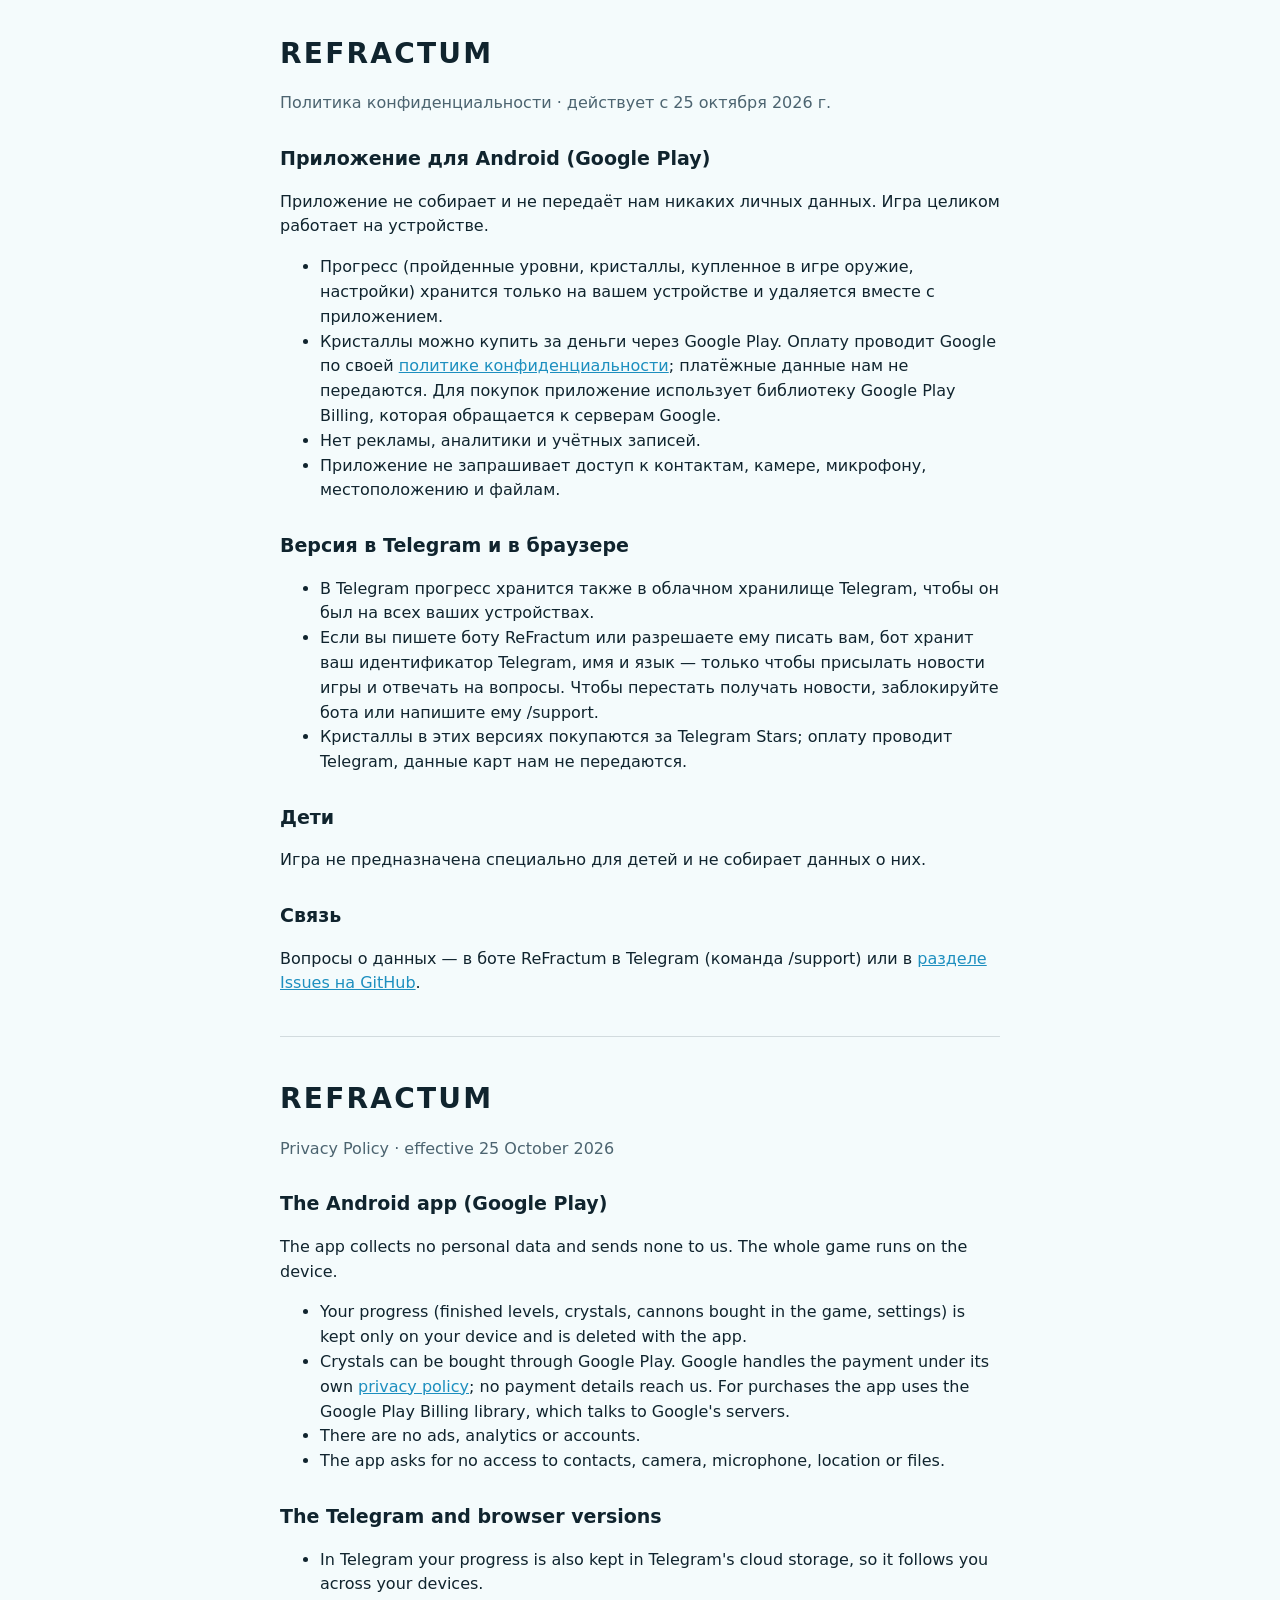
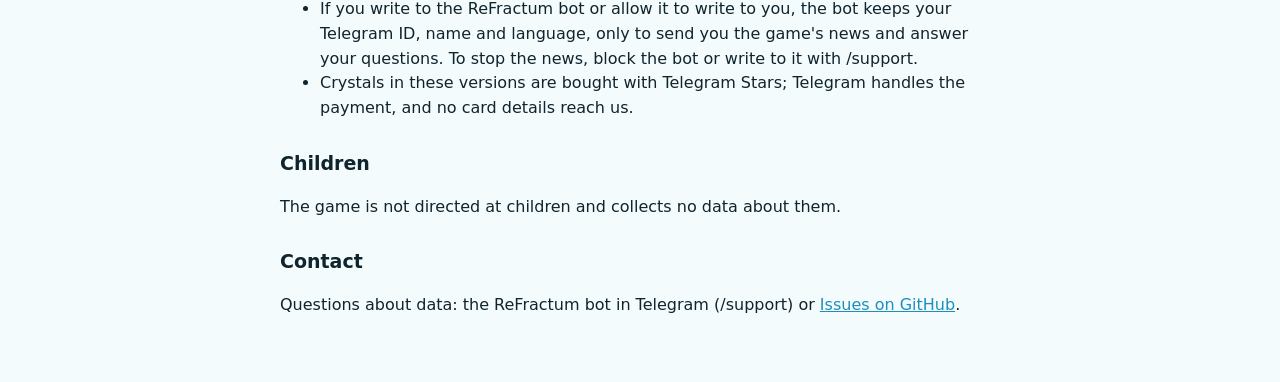
<file: privacy.html>
<!doctype html>
<html lang="ru">
<head>
<meta charset="utf-8">
<meta name="viewport" content="width=device-width, initial-scale=1">
<title>ReFractum · Privacy Policy</title>
<style>
  :root { color-scheme: light dark; --bg: #f4fbfc; --fg: #10242e; --muted: #4c6470; --rule: rgba(16, 36, 46, 0.15); }
  @media (prefers-color-scheme: dark) { :root { --bg: #0b1520; --fg: #e6f2f6; --muted: #9db3bd; --rule: rgba(230, 242, 246, 0.15); } }
  body { margin: 0; background: var(--bg); color: var(--fg); font: 16px/1.55 system-ui, -apple-system, "Segoe UI", Roboto, sans-serif; }
  main { max-width: 720px; margin: 0 auto; padding: 32px 16px 48px; }
  h1 { font-size: 28px; letter-spacing: 0.08em; margin: 0 0 4px; }
  h2 { font-size: 19px; margin: 28px 0 8px; }
  p, li { color: var(--fg); } .muted { color: var(--muted); }
  hr { border: 0; border-top: 1px solid var(--rule); margin: 40px 0; }
  a { color: #1d8fbf; }
</style>
</head>
<body>
<main>
  <h1>REFRACTUM</h1>
  <p class="muted">Политика конфиденциальности · действует с 25 октября 2026 г.</p>

  <h2>Приложение для Android (Google Play)</h2>
  <p>Приложение не собирает и не передаёт нам никаких личных данных. Игра целиком работает на устройстве.</p>
  <ul>
    <li>Прогресс (пройденные уровни, кристаллы, купленное в игре оружие, настройки) хранится только на вашем устройстве и удаляется вместе с приложением.</li>
    <li>Кристаллы можно купить за деньги через Google Play. Оплату проводит Google по своей <a href="https://policies.google.com/privacy">политике конфиденциальности</a>; платёжные данные нам не передаются. Для покупок приложение использует библиотеку Google Play Billing, которая обращается к серверам Google.</li>
    <li>Нет рекламы, аналитики и учётных записей.</li>
    <li>Приложение не запрашивает доступ к контактам, камере, микрофону, местоположению и файлам.</li>
  </ul>

  <h2>Версия в Telegram и в браузере</h2>
  <ul>
    <li>В Telegram прогресс хранится также в облачном хранилище Telegram, чтобы он был на всех ваших устройствах.</li>
    <li>Если вы пишете боту ReFractum или разрешаете ему писать вам, бот хранит ваш идентификатор Telegram, имя и язык — только чтобы присылать новости игры и отвечать на вопросы. Чтобы перестать получать новости, заблокируйте бота или напишите ему /support.</li>
    <li>Кристаллы в этих версиях покупаются за Telegram Stars; оплату проводит Telegram, данные карт нам не передаются.</li>
  </ul>

  <h2>Дети</h2>
  <p>Игра не предназначена специально для детей и не собирает данных о них.</p>

  <h2>Связь</h2>
  <p>Вопросы о данных — в боте ReFractum в Telegram (команда /support) или в <a href="https://github.com/alexandercbgm/limbus/issues">разделе Issues на GitHub</a>.</p>

  <hr>

  <h1 lang="en">REFRACTUM</h1>
  <p class="muted" lang="en">Privacy Policy · effective 25 October 2026</p>
  <div lang="en">
  <h2>The Android app (Google Play)</h2>
  <p>The app collects no personal data and sends none to us. The whole game runs on the device.</p>
  <ul>
    <li>Your progress (finished levels, crystals, cannons bought in the game, settings) is kept only on your device and is deleted with the app.</li>
    <li>Crystals can be bought through Google Play. Google handles the payment under its own <a href="https://policies.google.com/privacy">privacy policy</a>; no payment details reach us. For purchases the app uses the Google Play Billing library, which talks to Google's servers.</li>
    <li>There are no ads, analytics or accounts.</li>
    <li>The app asks for no access to contacts, camera, microphone, location or files.</li>
  </ul>

  <h2>The Telegram and browser versions</h2>
  <ul>
    <li>In Telegram your progress is also kept in Telegram's cloud storage, so it follows you across your devices.</li>
    <li>If you write to the ReFractum bot or allow it to write to you, the bot keeps your Telegram ID, name and language, only to send you the game's news and answer your questions. To stop the news, block the bot or write to it with /support.</li>
    <li>Crystals in these versions are bought with Telegram Stars; Telegram handles the payment, and no card details reach us.</li>
  </ul>

  <h2>Children</h2>
  <p>The game is not directed at children and collects no data about them.</p>

  <h2>Contact</h2>
  <p>Questions about data: the ReFractum bot in Telegram (/support) or <a href="https://github.com/alexandercbgm/limbus/issues">Issues on GitHub</a>.</p>
  </div>
</main>
</body>
</html>
</file>
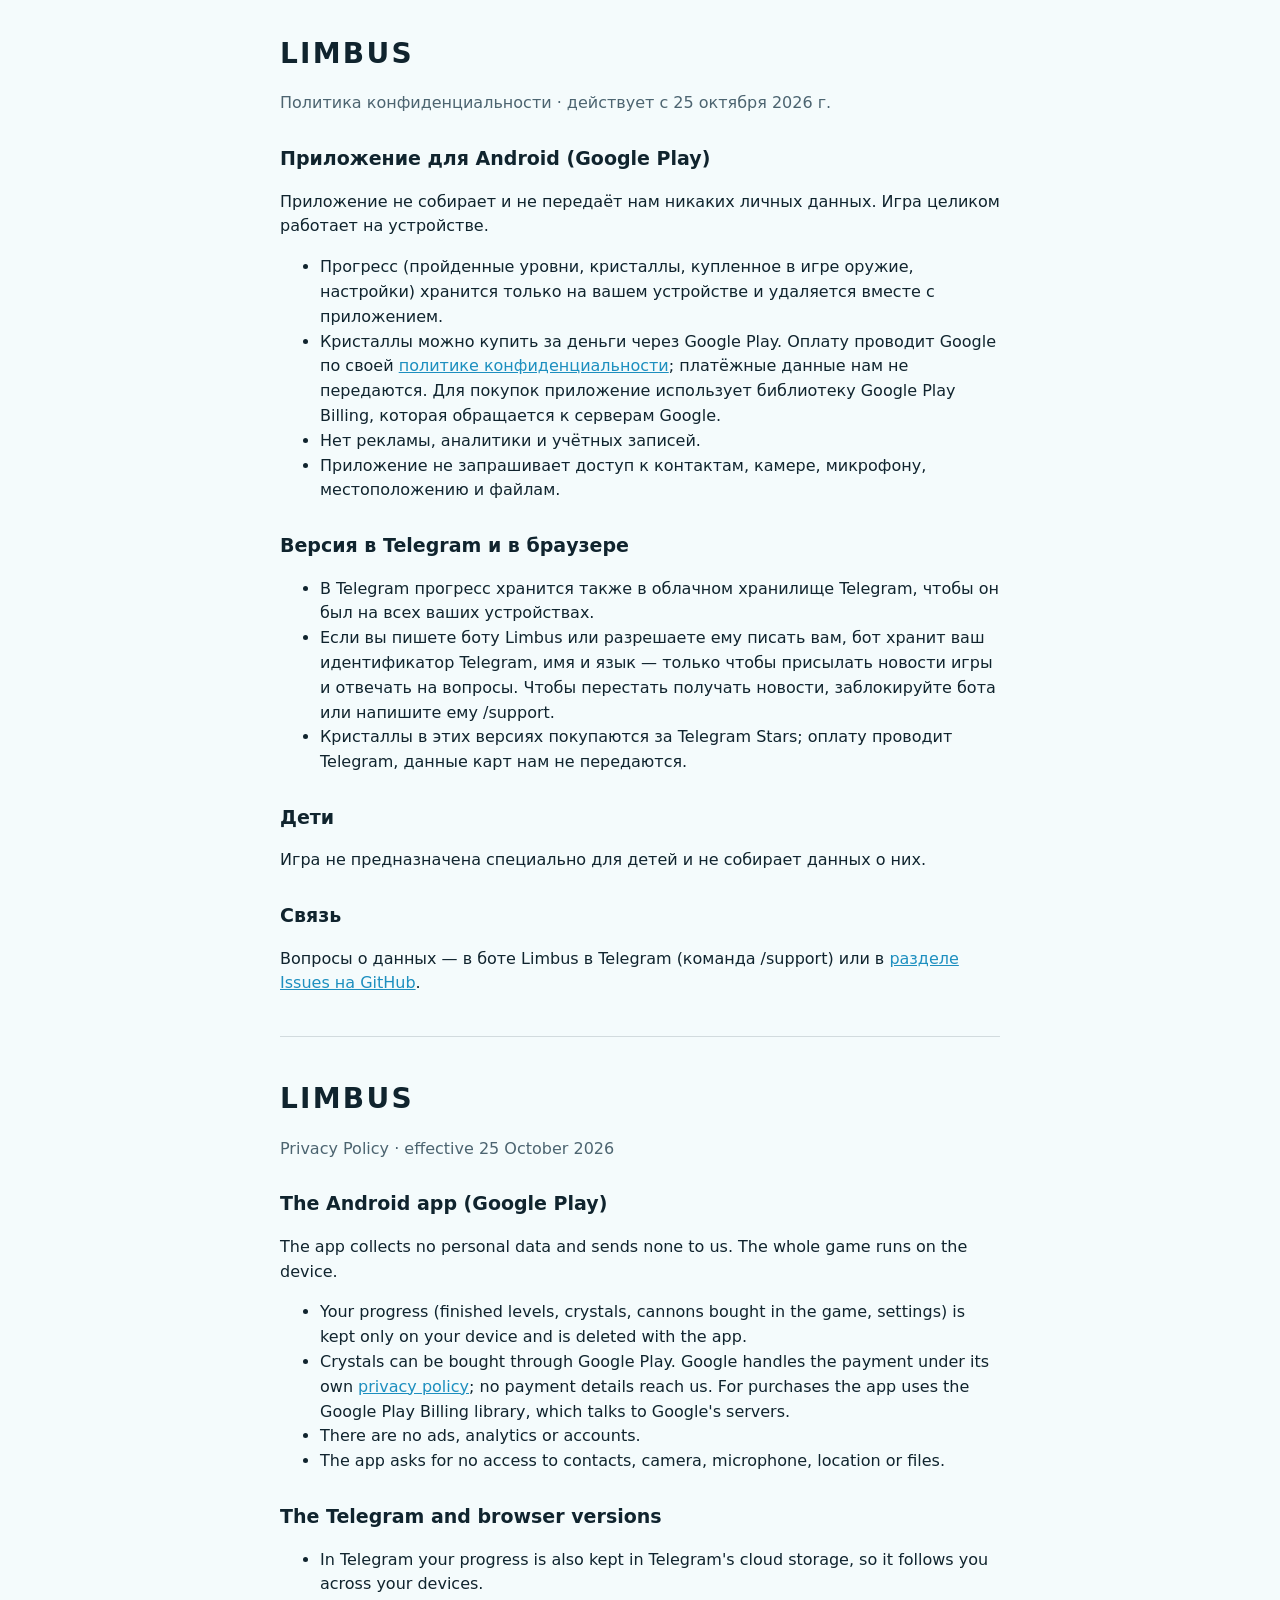
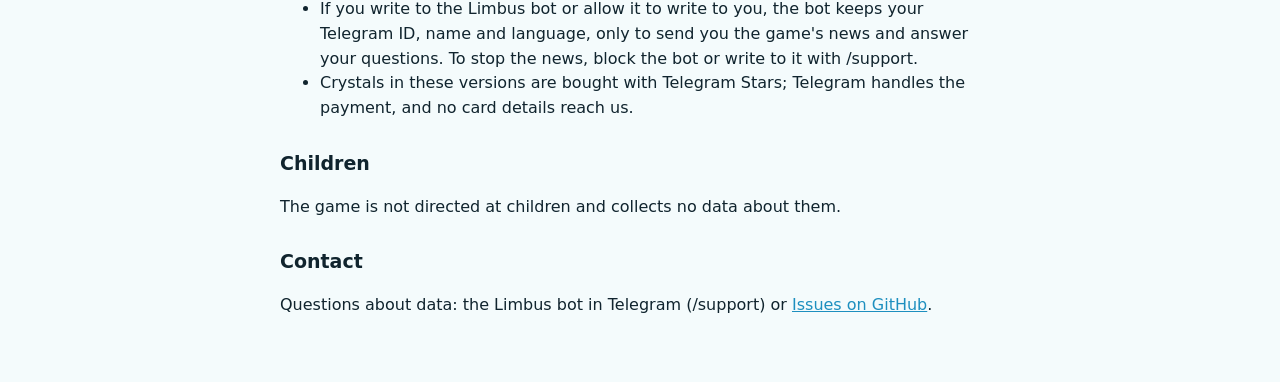
<file: telegram/privacy.html>
<!doctype html>
<html lang="ru">
<head>
<meta charset="utf-8">
<meta name="viewport" content="width=device-width, initial-scale=1">
<title>Limbus · Privacy Policy</title>
<style>
  :root { color-scheme: light dark; --bg: #f4fbfc; --fg: #10242e; --muted: #4c6470; --rule: rgba(16, 36, 46, 0.15); }
  @media (prefers-color-scheme: dark) { :root { --bg: #0b1520; --fg: #e6f2f6; --muted: #9db3bd; --rule: rgba(230, 242, 246, 0.15); } }
  body { margin: 0; background: var(--bg); color: var(--fg); font: 16px/1.55 system-ui, -apple-system, "Segoe UI", Roboto, sans-serif; }
  main { max-width: 720px; margin: 0 auto; padding: 32px 16px 48px; }
  h1 { font-size: 28px; letter-spacing: 0.08em; margin: 0 0 4px; }
  h2 { font-size: 19px; margin: 28px 0 8px; }
  p, li { color: var(--fg); } .muted { color: var(--muted); }
  hr { border: 0; border-top: 1px solid var(--rule); margin: 40px 0; }
  a { color: #1d8fbf; }
</style>
</head>
<body>
<main>
  <h1>LIMBUS</h1>
  <p class="muted">Политика конфиденциальности · действует с 25 октября 2026 г.</p>

  <h2>Приложение для Android (Google Play)</h2>
  <p>Приложение не собирает и не передаёт нам никаких личных данных. Игра целиком работает на устройстве.</p>
  <ul>
    <li>Прогресс (пройденные уровни, кристаллы, купленное в игре оружие, настройки) хранится только на вашем устройстве и удаляется вместе с приложением.</li>
    <li>Кристаллы можно купить за деньги через Google Play. Оплату проводит Google по своей <a href="https://policies.google.com/privacy">политике конфиденциальности</a>; платёжные данные нам не передаются. Для покупок приложение использует библиотеку Google Play Billing, которая обращается к серверам Google.</li>
    <li>Нет рекламы, аналитики и учётных записей.</li>
    <li>Приложение не запрашивает доступ к контактам, камере, микрофону, местоположению и файлам.</li>
  </ul>

  <h2>Версия в Telegram и в браузере</h2>
  <ul>
    <li>В Telegram прогресс хранится также в облачном хранилище Telegram, чтобы он был на всех ваших устройствах.</li>
    <li>Если вы пишете боту Limbus или разрешаете ему писать вам, бот хранит ваш идентификатор Telegram, имя и язык — только чтобы присылать новости игры и отвечать на вопросы. Чтобы перестать получать новости, заблокируйте бота или напишите ему /support.</li>
    <li>Кристаллы в этих версиях покупаются за Telegram Stars; оплату проводит Telegram, данные карт нам не передаются.</li>
  </ul>

  <h2>Дети</h2>
  <p>Игра не предназначена специально для детей и не собирает данных о них.</p>

  <h2>Связь</h2>
  <p>Вопросы о данных — в боте Limbus в Telegram (команда /support) или в <a href="https://github.com/alexandercbgm/limbus/issues">разделе Issues на GitHub</a>.</p>

  <hr>

  <h1 lang="en">LIMBUS</h1>
  <p class="muted" lang="en">Privacy Policy · effective 25 October 2026</p>
  <div lang="en">
  <h2>The Android app (Google Play)</h2>
  <p>The app collects no personal data and sends none to us. The whole game runs on the device.</p>
  <ul>
    <li>Your progress (finished levels, crystals, cannons bought in the game, settings) is kept only on your device and is deleted with the app.</li>
    <li>Crystals can be bought through Google Play. Google handles the payment under its own <a href="https://policies.google.com/privacy">privacy policy</a>; no payment details reach us. For purchases the app uses the Google Play Billing library, which talks to Google's servers.</li>
    <li>There are no ads, analytics or accounts.</li>
    <li>The app asks for no access to contacts, camera, microphone, location or files.</li>
  </ul>

  <h2>The Telegram and browser versions</h2>
  <ul>
    <li>In Telegram your progress is also kept in Telegram's cloud storage, so it follows you across your devices.</li>
    <li>If you write to the Limbus bot or allow it to write to you, the bot keeps your Telegram ID, name and language, only to send you the game's news and answer your questions. To stop the news, block the bot or write to it with /support.</li>
    <li>Crystals in these versions are bought with Telegram Stars; Telegram handles the payment, and no card details reach us.</li>
  </ul>

  <h2>Children</h2>
  <p>The game is not directed at children and collects no data about them.</p>

  <h2>Contact</h2>
  <p>Questions about data: the Limbus bot in Telegram (/support) or <a href="https://github.com/alexandercbgm/limbus/issues">Issues on GitHub</a>.</p>
  </div>
</main>
</body>
</html>
</file>
